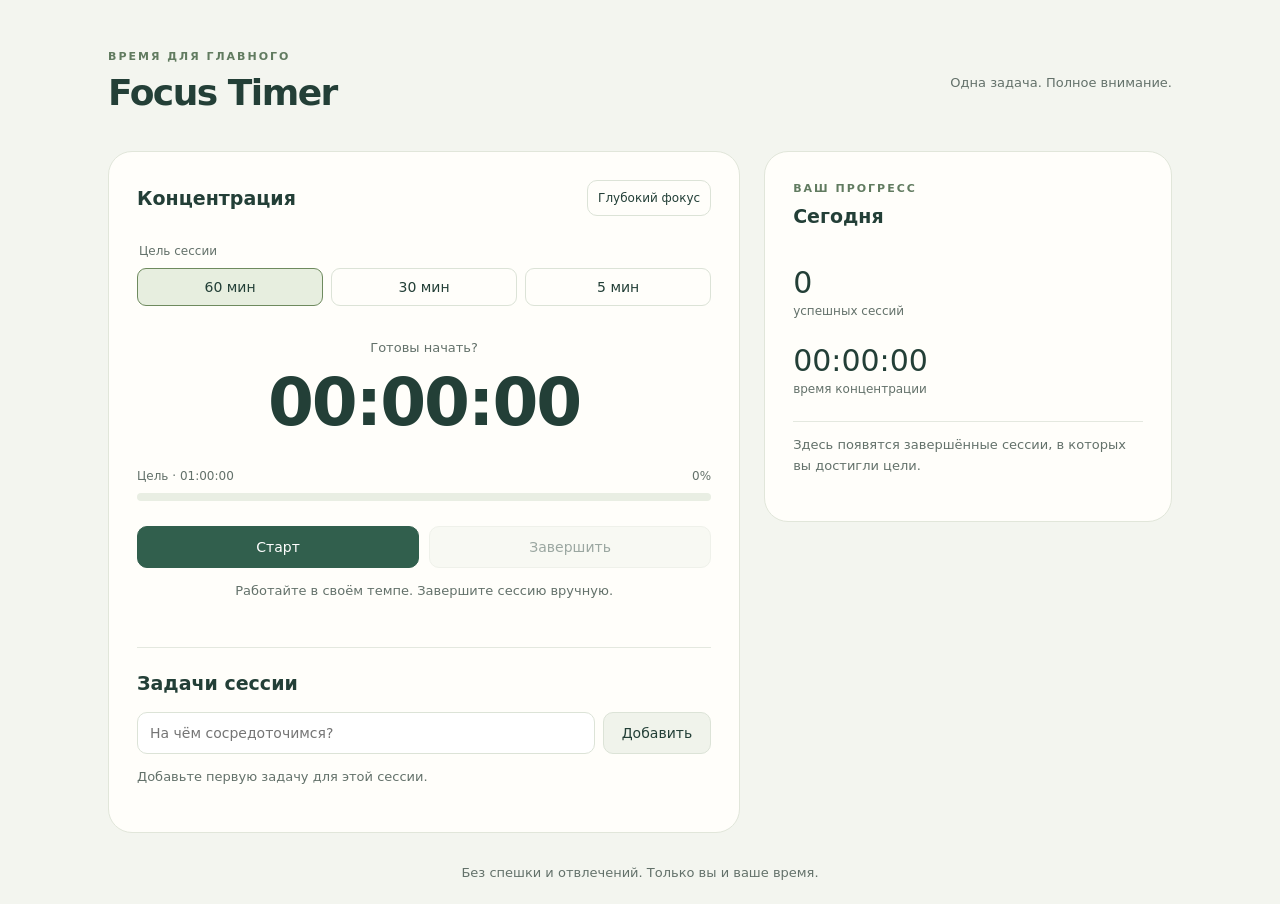
<file: direct/index.html>
<!doctype html>
<html lang="ru">
<head>
  <meta charset="utf-8">
  <meta name="viewport" content="width=device-width, initial-scale=1">
  <meta name="color-scheme" content="light">
  <title>Focus Timer — время для учёбы</title>
  <link rel="stylesheet" href="styles.css">
  <script defer src="domain.mjs"></script>
  <script defer src="app.mjs"></script>
</head>
<body>
  <main>
    <header class="page-header secondary">
      <div><p class="eyebrow">ВРЕМЯ ДЛЯ ГЛАВНОГО</p><h1>Focus Timer</h1></div>
      <p>Одна задача. Полное внимание.</p>
    </header>
    <div class="layout">
      <section class="card timer-card" aria-label="Текущая сессия">
        <div class="section-heading"><h2>Концентрация</h2><button id="focus" class="quiet" aria-pressed="false">Глубокий фокус</button></div>
        <fieldset id="modes" class="secondary">
          <legend>Цель сессии</legend>
          <label><input type="radio" name="mode" value="3600" checked><span>60 мин</span></label>
          <label><input type="radio" name="mode" value="1800"><span>30 мин</span></label>
          <label><input type="radio" name="mode" value="300"><span>5 мин</span></label>
        </fieldset>
        <p id="status">Готовы начать?</p>
        <div id="timer" role="timer" aria-label="Активное время">00:00:00</div>
        <div class="progress-label"><span id="goal">Цель · 01:00:00</span><span id="percentage">0%</span></div>
        <progress id="progress" max="100" value="0" aria-label="Прогресс сессии"></progress>
        <div class="controls"><button id="primary" class="primary">Старт</button><button id="finish" disabled>Завершить</button></div>
        <p id="message" class="hint" role="status">Работайте в своём темпе. Завершите сессию вручную.</p>
        <section class="tasks" aria-labelledby="tasks-title">
          <h2 id="tasks-title">Задачи сессии</h2>
          <form id="task-form"><label class="sr-only" for="task-title">Название задачи</label><input id="task-title" placeholder="На чём сосредоточимся?" autocomplete="off" required><button type="submit" aria-label="Добавить задачу">Добавить</button></form>
          <p id="tasks-empty" class="hint">Добавьте первую задачу для этой сессии.</p>
          <ul id="tasks"></ul>
        </section>
      </section>
      <section class="card secondary statistics" aria-labelledby="today-title">
        <p class="eyebrow">ВАШ ПРОГРЕСС</p><h2 id="today-title">Сегодня</h2>
        <div class="summary"><div><strong id="count">0</strong><span>успешных сессий</span></div><div><strong id="total">00:00:00</strong><span>время концентрации</span></div></div>
        <p id="history-empty" class="hint">Здесь появятся завершённые сессии, в которых вы достигли цели.</p>
        <p id="storage-message" class="hint" role="status"></p>
        <ol id="history"></ol>
      </section>
    </div>
    <footer class="secondary">Без спешки и отвлечений. Только вы и ваше время.</footer>
  </main>
</body>
</html>
</file>
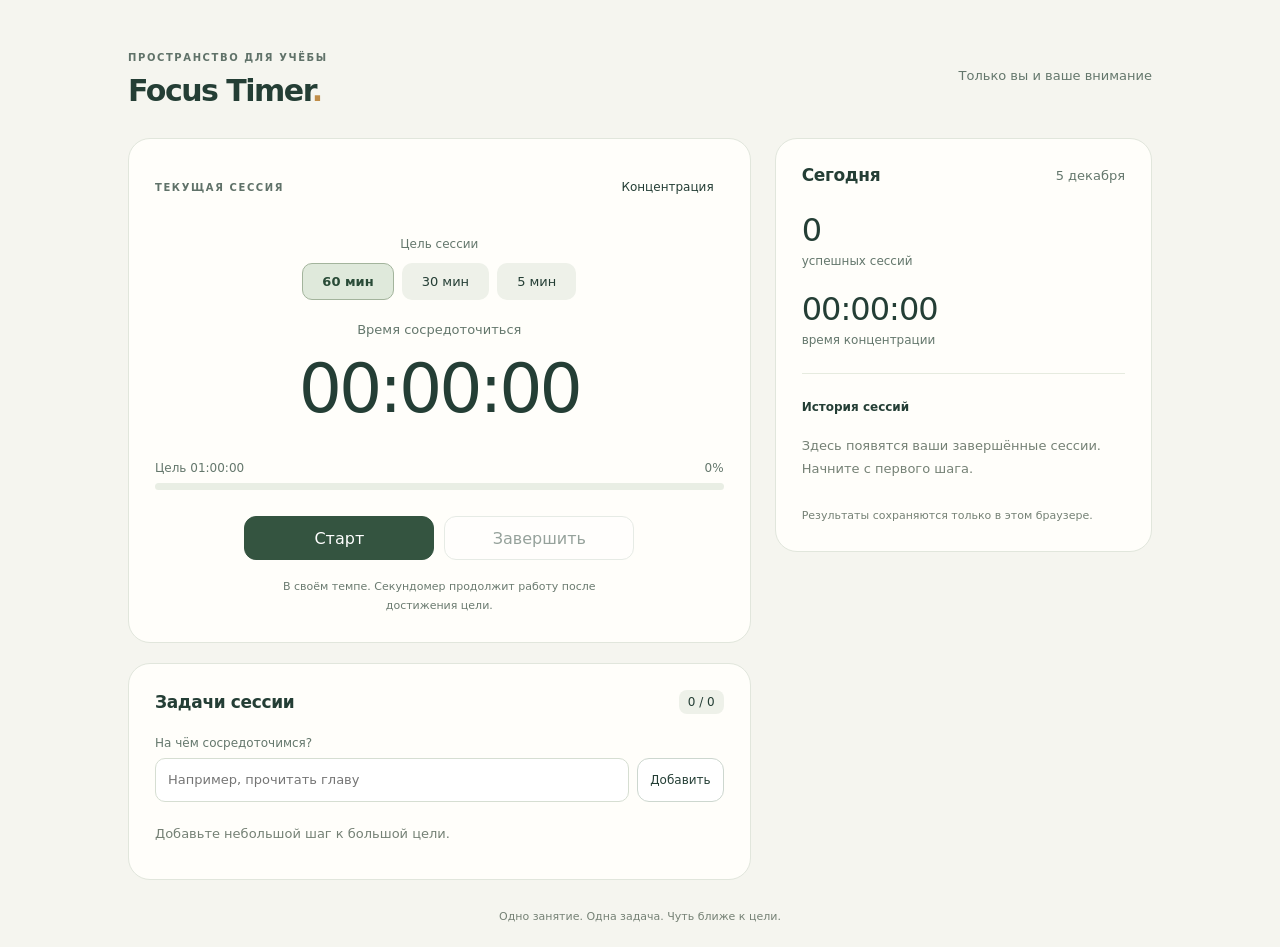
<file: with-spec/index.html>
<!doctype html>
<html lang="ru">
<head>
  <meta charset="utf-8">
  <meta name="viewport" content="width=device-width, initial-scale=1">
  <meta name="theme-color" content="#f5f5ef">
  <title>Focus Timer — время для важного</title>
  <link rel="icon" href="data:,">
  <link rel="stylesheet" href="./styles.css">
  <script type="module" src="./app.mjs"></script>
</head>
<body>
  <main class="shell">
    <header class="page-header secondary">
      <div><p class="eyebrow">ПРОСТРАНСТВО ДЛЯ УЧЁБЫ</p><h1>Focus Timer<span class="brand-dot">.</span></h1></div>
      <span class="local-note">Только вы и ваше внимание</span>
    </header>
    <div class="workspace">
      <div class="session-column">
        <section class="card timer-card" aria-label="Таймер сессии">
          <div class="section-heading"><span class="eyebrow">ТЕКУЩАЯ СЕССИЯ</span><button id="focus-toggle" class="quiet" type="button" aria-pressed="false">Концентрация</button></div>
          <fieldset id="modes" class="modes secondary"><legend>Цель сессии</legend>
            <label><input type="radio" name="target" value="3600000" checked><span>60 мин</span></label>
            <label><input type="radio" name="target" value="1800000"><span>30 мин</span></label>
            <label><input type="radio" name="target" value="300000"><span>5 мин</span></label>
          </fieldset>
          <p id="session-status" class="muted">Время сосредоточиться</p>
          <div id="timer" class="timer" role="timer" aria-label="Активное время">00:00:00</div>
          <div class="progress-label"><span>Цель <span id="target-label">01:00:00</span></span><span id="progress-label">0%</span></div>
          <progress id="progress" max="100" value="0" aria-label="Прогресс сессии"></progress>
          <div class="timer-actions"><button id="primary-action" class="primary" type="button">Старт</button><button id="finish" type="button" disabled>Завершить</button></div>
          <p class="timer-note secondary">В своём темпе. Секундомер продолжит работу после достижения цели.</p>
          <div id="fullscreen-offer" class="fullscreen-offer" hidden><button id="fullscreen" type="button">На весь экран</button><button id="dismiss-fullscreen" class="quiet" type="button">Остаться в окне</button></div>
          <p id="fullscreen-message" class="muted" role="status" hidden></p>
        </section>
        <section class="card tasks-card" aria-labelledby="tasks-title">
          <div class="section-heading"><h2 id="tasks-title">Задачи сессии</h2><span id="task-count" class="badge">0 / 0</span></div>
          <form id="task-form"><label for="task-title" class="input-label">На чём сосредоточимся?</label><div class="task-input-row"><input id="task-title" name="title" placeholder="Например, прочитать главу" autocomplete="off" aria-describedby="task-error" required><button type="submit" aria-label="Добавить задачу">Добавить</button></div><p id="task-error" class="form-error" role="status" hidden></p></form>
          <ul id="task-list" class="task-list"></ul>
          <p id="tasks-empty" class="empty-note">Добавьте небольшой шаг к большой цели.</p>
        </section>
      </div>
      <aside id="statistics" class="card statistics secondary" aria-labelledby="today-title">
        <div class="section-heading"><h2 id="today-title">Сегодня</h2><span id="today-date" class="muted"></span></div>
        <div class="totals"><div><strong id="session-count">0</strong><span>успешных сессий</span></div><div><strong id="total-time">00:00:00</strong><span>время концентрации</span></div></div>
        <h3>История сессий</h3><p id="history-empty" class="empty-note">Здесь появятся ваши завершённые сессии. Начните с первого шага.</p><ol id="history-list" class="history-list"></ol>
        <p class="storage-note">Результаты сохраняются только в этом браузере.</p>
      </aside>
    </div>
    <p id="storage-message" class="storage-message secondary" role="status" hidden></p>
    <footer class="secondary">Одно занятие. Одна задача. Чуть ближе к цели.</footer>
  </main>
</body>
</html>
</file>
<file: direct/styles.css>
:root { font-family: system-ui, -apple-system, "Segoe UI", sans-serif; color: #233f37; background: #f3f5ef; font-synthesis: none; }
* { box-sizing: border-box; }
body { margin: 0; }
main { max-width: 1120px; margin: auto; padding: 48px 28px 24px; }
h1 { font-size: 36px; letter-spacing: -1.5px; margin: 6px 0; }
h2 { font-size: 19px; margin: 0 0 18px; }
p { line-height: 1.6; }
.eyebrow { font-size: 11px; letter-spacing: 2px; font-weight: 700; color: #617b60; margin: 0; }
.page-header { display: flex; justify-content: space-between; align-items: center; margin-bottom: 32px; gap: 20px; }
.page-header > p, footer, .hint { color: #63716a; font-size: 13px; }
.layout { display: grid; grid-template-columns: minmax(0, 1.55fr) minmax(0, 1fr); gap: 24px; align-items: start; }
.card { background: #fffefa; border: 1px solid #e1e6da; border-radius: 24px; padding: 28px; min-width: 0; }
.section-heading { display: flex; align-items: center; justify-content: space-between; gap: 12px; margin-bottom: 28px; }
.section-heading h2 { margin: 0; }
button, input { font: inherit; }
button { cursor: pointer; padding: 12px 18px; background: #f0f3eb; color: #233f37; border: 1px solid #dce3d7; border-radius: 10px; font-size: 14px; }
button:hover:not(:disabled) { background: #e2eadb; }
button:disabled { opacity: .45; cursor: default; }
button.primary { background: #315f4d; color: white; border-color: #315f4d; }
button.primary:hover { background: #254b3d; }
button.quiet { background: transparent; font-size: 12px; padding: 10px; }
:focus-visible { outline: 3px solid #a47628; outline-offset: 3px; }
fieldset { border: 0; padding: 0; margin: 0; display: flex; gap: 8px; }
legend { font-size: 12px; color: #63716a; margin-bottom: 10px; }
fieldset label { flex: 1; position: relative; }
fieldset input { position: absolute; opacity: 0; }
fieldset span { display: block; text-align: center; padding: 10px; border: 1px solid #dce3d7; border-radius: 9px; font-size: 14px; }
fieldset input:checked + span { background: #e7eedf; border-color: #6e8a5e; }
fieldset input:focus-visible + span { outline: 3px solid #a47628; }
fieldset:disabled { opacity: .6; }
#status { text-align: center; margin: 32px 0 6px; color: #63716a; font-size: 13px; }
#timer { font-size: clamp(40px, 6vw, 66px); font-weight: 600; text-align: center; font-variant-numeric: tabular-nums; letter-spacing: -2px; margin-bottom: 28px; }
.progress-label { display: flex; justify-content: space-between; font-size: 12px; color: #63716a; }
progress { width: 100%; height: 8px; border: 0; border-radius: 8px; overflow: hidden; appearance: none; background: #e9eee3; margin: 10px 0 24px; }
progress::-webkit-progress-bar { background: #e9eee3; }
progress::-webkit-progress-value { background: #75935b; }
progress::-moz-progress-bar { background: #75935b; }
.controls { display: flex; gap: 10px; }
.controls button { flex: 1; }
#message { min-height: 42px; text-align: center; }
.tasks { margin-top: 24px; padding-top: 24px; border-top: 1px solid #e4e8df; }
form { display: flex; gap: 8px; }
form input { min-width: 0; width: 100%; border: 1px solid #dce3d7; border-radius: 10px; padding: 12px; background: white; font-size: 14px; }
ul, ol { list-style: none; padding: 0; margin: 16px 0 0; }
#tasks li { display: flex; gap: 8px; align-items: center; padding: 10px 0; border-bottom: 1px solid #edf0e8; }
#tasks label { display: flex; align-items: center; gap: 10px; flex: 1; min-width: 0; overflow-wrap: anywhere; font-size: 14px; }
input[type="checkbox"] { accent-color: #315f4d; width: 18px; height: 18px; flex-shrink: 0; }
input:checked + .task-name { text-decoration: line-through; color: #63716a; }
.delete { padding: 8px 10px; font-size: 12px; }
.statistics h2 { margin-top: 8px; }
.summary { display: grid; gap: 24px; padding: 20px 0 24px; border-bottom: 1px solid #e4e8df; }
.summary strong { display: block; font-size: 30px; font-weight: 500; font-variant-numeric: tabular-nums; }
.summary span { font-size: 12px; color: #63716a; }
#history > li { border-top: 1px solid #e4e8df; padding: 16px 0; font-size: 14px; overflow-wrap: anywhere; }
#history p { margin: 5px 0; color: #63716a; }
#history ul { margin-top: 8px; font-size: 13px; }
#history ul li { padding: 4px 0; }
footer { text-align: center; margin-top: 32px; }
.sr-only { position: absolute; width: 1px; height: 1px; overflow: hidden; clip-path: inset(50%); }
body.deep-focus .secondary { display: none; }
body.deep-focus .layout { display: block; max-width: 640px; margin: auto; }
@media (max-width: 760px) {
  main { padding: 24px 16px; }
  .layout { grid-template-columns: minmax(0, 1fr); }
  .page-header { display: block; margin-bottom: 24px; }
  .card { padding: 22px 18px; border-radius: 18px; }
  .section-heading { gap: 8px; }
  .section-heading h2 { font-size: 17px; }
  form button { padding: 10px; }
  #timer { font-size: 52px; }
}
</file>
<file: with-spec/styles.css>
:root { color-scheme: light; font-family: "Segoe UI", system-ui, sans-serif; color: #243e35; background: #f5f5ef; font-synthesis: none; }
* { box-sizing: border-box; }
body { margin: 0; }
button, input { font: inherit; }
button { min-height: 44px; border: 1px solid #cdd7cf; border-radius: 12px; padding: 10px 18px; background: #fff; color: #243e35; cursor: pointer; }
button:hover:not(:disabled) { background: #edf2ec; }
button:disabled { cursor: default; opacity: .48; }
:focus-visible { outline: 3px solid #9a6724; outline-offset: 4px; }
[hidden] { display: none !important; }
.shell { width: min(1080px, 100%); margin: 0 auto; padding: 42px 28px 24px; }
.page-header, .section-heading { display: flex; justify-content: space-between; align-items: center; gap: 12px; }
.page-header { margin-bottom: 30px; }
.eyebrow { font-size: 10px; font-weight: 700; letter-spacing: .16em; color: #607269; }
h1 { margin: 6px 0 0; font-size: 30px; letter-spacing: -.05em; font-weight: 650; }
.brand-dot { color: #c08d49; }
.local-note, .muted { color: #64776c; font-size: 13px; }
.workspace { display: grid; grid-template-columns: minmax(0, 1.65fr) minmax(0, 1fr); gap: 24px; align-items: start; }
.session-column { display: grid; gap: 20px; min-width: 0; }
.card { background: #fffefa; border: 1px solid #e1e6dc; border-radius: 22px; padding: 26px; min-width: 0; }
.quiet { border: 0; background: transparent; padding: 8px 10px; font-size: 12px; }
.timer-card { text-align: center; }
.modes { border: 0; margin: 28px auto 22px; padding: 0; display: flex; justify-content: center; gap: 8px; }
.modes legend { font-size: 12px; color: #64776c; margin-bottom: 12px; }
.modes label { position: relative; }
.modes input { position: absolute; opacity: 0; width: 100%; height: 100%; margin: 0; cursor: pointer; }
.modes span { display: block; border-radius: 10px; padding: 10px 19px; font-size: 13px; background: #eef1e9; border: 1px solid transparent; }
.modes input:checked + span { background: #dfe9db; border-color: #a3b49c; color: #294b37; font-weight: 600; }
.modes input:focus-visible + span { outline: 3px solid #9a6724; outline-offset: 3px; }
.modes:disabled { opacity: .6; }
.modes:disabled input { cursor: default; }
#session-status { margin: 22px 0 8px; }
.timer { font-size: clamp(38px, 6.2vw, 68px); letter-spacing: -.045em; font-weight: 500; font-variant-numeric: tabular-nums; line-height: 1.3; margin-bottom: 28px; }
.progress-label { display: flex; justify-content: space-between; font-size: 12px; color: #64776c; margin-bottom: 8px; }
progress { display: block; width: 100%; height: 7px; border: 0; border-radius: 10px; overflow: hidden; background: #e9eee4; accent-color: #738e63; }
progress::-webkit-progress-bar { background: #e9eee4; }
progress::-webkit-progress-value { background: #738e63; border-radius: 10px; }
progress::-moz-progress-bar { background: #738e63; }
.timer-actions { display: flex; justify-content: center; gap: 10px; margin-top: 26px; }
.timer-actions button { flex: 1; max-width: 190px; }
button.primary { background: #345440; color: #fff; border-color: #345440; }
button.primary:hover { background: #274432; }
.timer-note { max-width: 330px; margin: 18px auto 0; font-size: 11px; line-height: 1.7; color: #6b7b70; }
h2 { font-size: 17px; font-weight: 600; margin: 0; letter-spacing: -.02em; }
h3 { font-size: 12px; font-weight: 600; margin: 26px 0 16px; }
.badge { font-size: 12px; border-radius: 8px; padding: 5px 9px; background: #eef1e9; }
.input-label { display: block; margin-top: 22px; margin-bottom: 8px; color: #64776c; font-size: 12px; }
.task-input-row { display: flex; gap: 8px; }
.task-input-row input { min-width: 0; flex: 1; width: 100%; padding: 11px 12px; border-radius: 10px; border: 1px solid #d6ded2; background: #fff; font-size: 13px; }
.task-input-row button { font-size: 12px; padding-inline: 12px; }
.task-list, .history-list { padding: 0; margin: 16px 0 0; list-style: none; }
.task-item { display: flex; align-items: center; gap: 8px; border-top: 1px solid #edf0e8; padding: 8px 0; }
.task-item label { display: flex; align-items: center; gap: 10px; min-width: 0; flex: 1; cursor: pointer; font-size: 14px; }
.task-item span { min-width: 0; }
.task-item span, .history-task { overflow-wrap: anywhere; }
.task-item input { width: 18px; height: 18px; flex-shrink: 0; accent-color: #345440; }
.task-item input:checked + span { color: #748276; text-decoration: line-through; }
.task-item button { flex-shrink: 0; font-size: 12px; padding: 6px 8px; }
.empty-note { color: #758175; font-size: 13px; line-height: 1.8; margin: 20px 0 8px; }
.totals { display: grid; gap: 22px; padding: 26px 0; border-bottom: 1px solid #e6ebdf; }
.totals strong { display: block; font-size: 32px; font-weight: 500; font-variant-numeric: tabular-nums; letter-spacing: -.03em; }
.totals span { display: block; font-size: 12px; color: #64776c; margin-top: 5px; }
.history-item { padding: 14px 0; border-top: 1px solid #e6ebdf; }
.history-heading { display: flex; justify-content: space-between; flex-wrap: wrap; gap: 8px; font-size: 13px; }
.history-item ul { padding: 8px 0 0; list-style: none; }
.history-task { color: #64776c; font-size: 12px; line-height: 1.9; }
.storage-note { margin: 26px 0 0; font-size: 11px; line-height: 1.7; color: #758175; }
.form-error, .storage-message { color: #85532d; font-size: 13px; line-height: 1.6; }
footer { text-align: center; color: #758175; font-size: 11px; margin-top: 30px; }
.fullscreen-offer { margin-top: 20px; display: flex; flex-wrap: wrap; justify-content: center; gap: 8px; }
body.focus-mode .secondary { display: none; }
body.focus-mode .workspace { grid-template-columns: minmax(0, 1fr); max-width: 650px; margin: auto; }
body.focus-mode .timer { margin-top: 30px; }
.section-heading { flex-wrap: wrap; }
.timer, .totals strong { overflow-wrap: anywhere; }
:fullscreen { background: #f5f5ef; overflow-y: auto; }
@media (max-width: 740px) {
  .shell { padding: 24px 16px; }
  .workspace { grid-template-columns: minmax(0, 1fr); gap: 20px; }
  .local-note { display: none; }
  .card { padding: 22px 18px; border-radius: 18px; }
  .timer { font-size: clamp(36px, 12vw, 64px); }
  .modes span { padding-inline: 18px; }
  .totals { grid-template-columns: minmax(0, 1fr) minmax(0, 1.4fr); gap: 10px; }
  .totals strong { font-size: 28px; }
}
</file>
